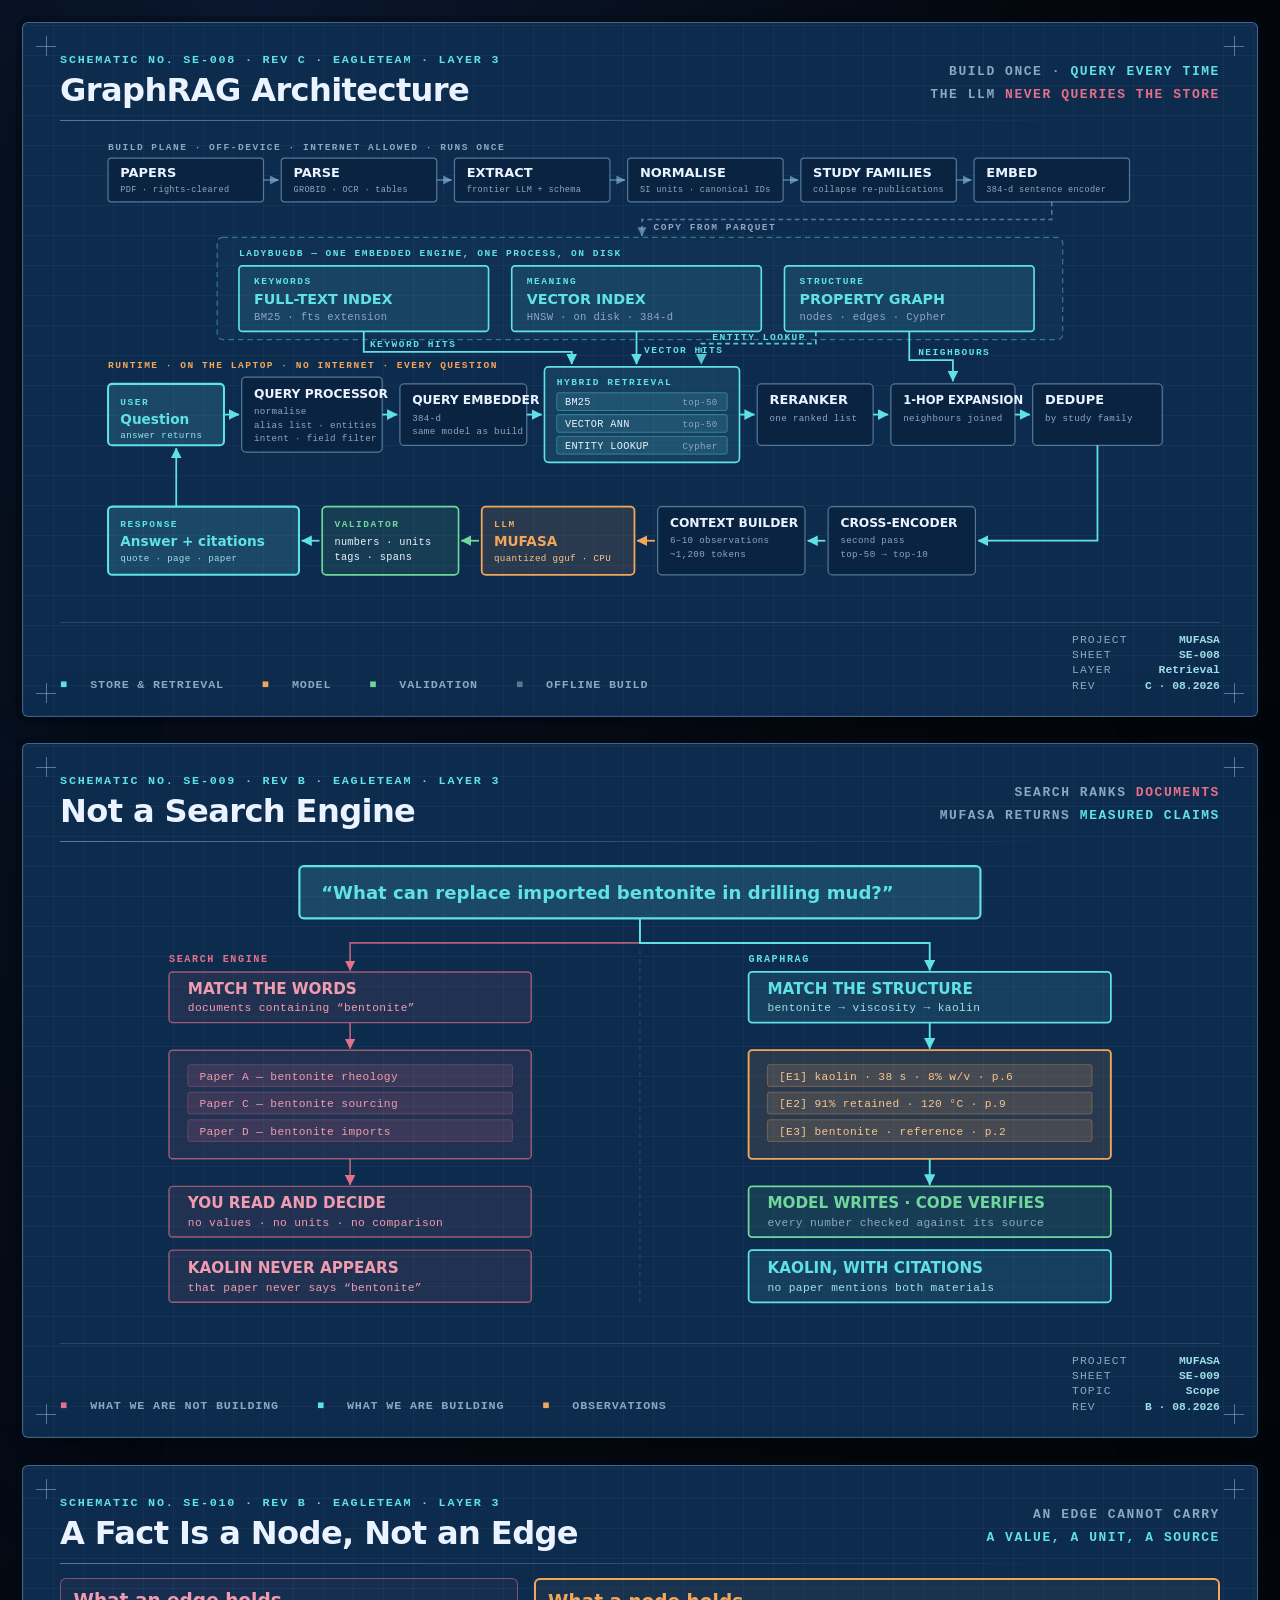
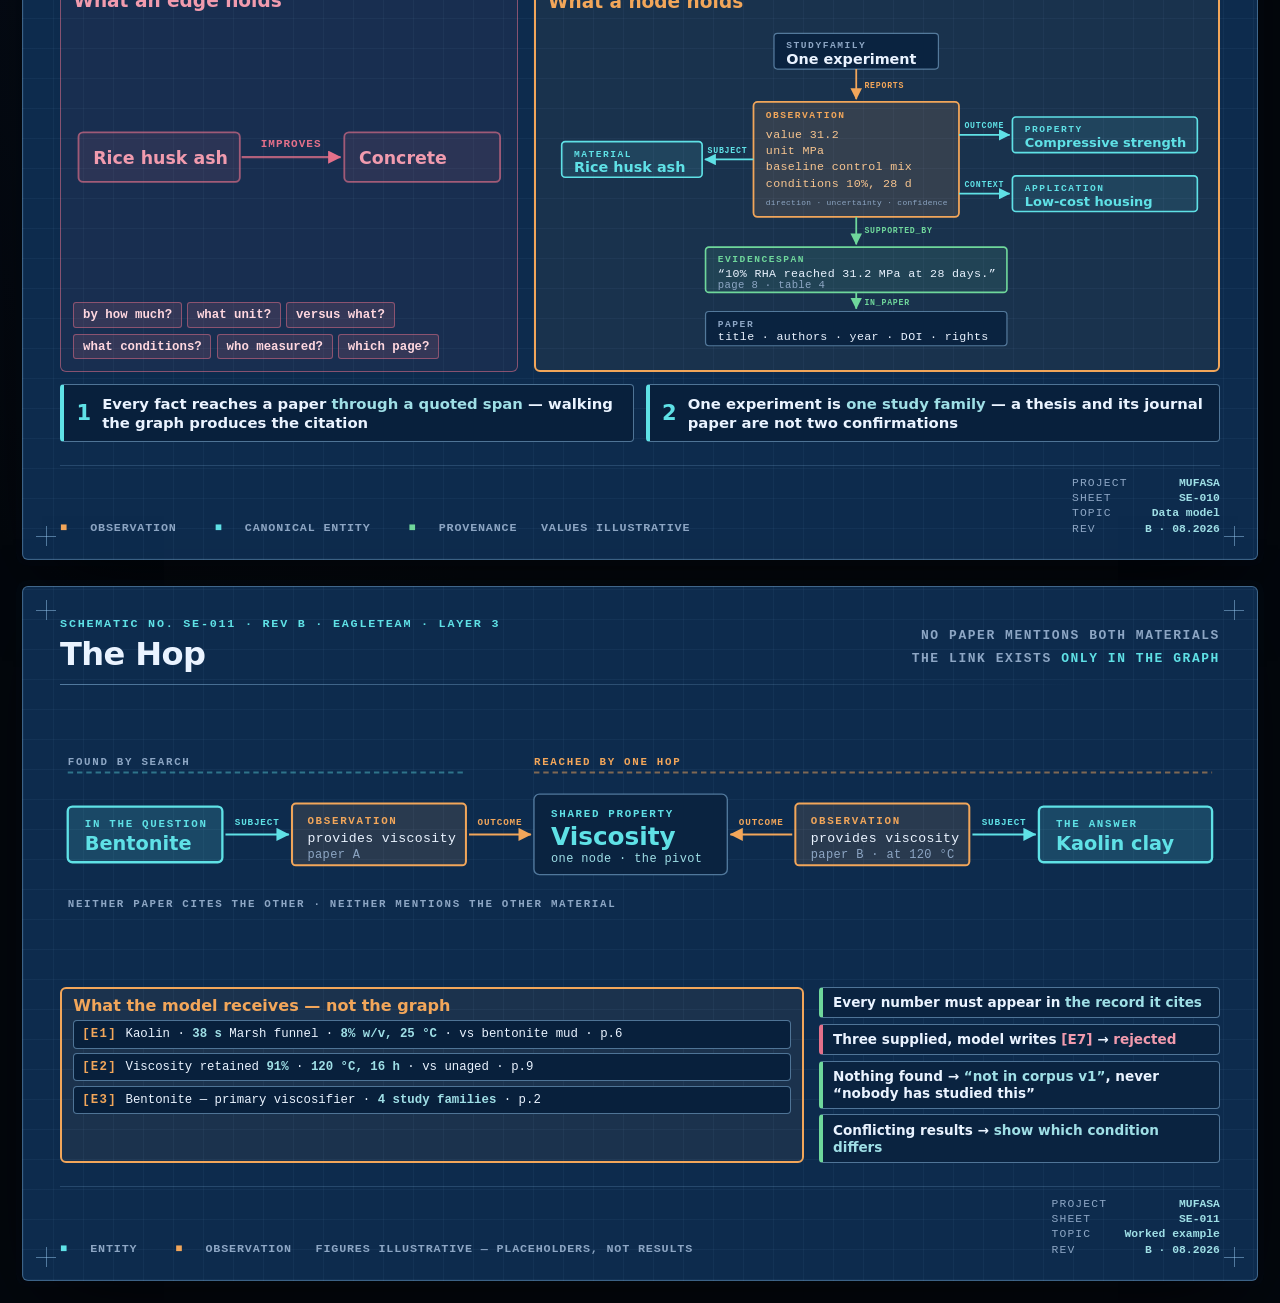
<file: slides/graphrag-explained-infographic.html>
<!DOCTYPE html>
<html lang="en">
<head>
<meta charset="UTF-8">
<title>MUFASA — How GraphRAG Works</title>
<meta name="viewport" content="width=device-width, initial-scale=1">
<style>
  :root{
    --bg:#03070d;
    --panel:#0d2b4d;
    --panel-2:#0a2340;
    --panel-3:#08203c;
    --grid-line: rgba(122,178,224,0.06);
    --line: rgba(140,190,230,0.28);
    --line-strong: rgba(150,200,240,0.5);
    --cyan:#5FE1E6;
    --cyan-soft:#9fdfe6;
    --amber:#F2A65A;
    --rose:#E4708A;
    --green:#6FD79B;
    --paper:#EAF3FF;
    --muted:#8DA6C4;
    --sans:'Segoe UI',system-ui,-apple-system,Roboto,sans-serif;
    --mono:ui-monospace,'SF Mono',Menlo,Consolas,'Liberation Mono',monospace;
  }

  *{box-sizing:border-box;}
  html,body{margin:0;padding:0;}
  body{
    background:
      radial-gradient(ellipse at 20% 0%, #0a1830 0%, transparent 55%),
      var(--bg);
    min-height:100vh;
    display:flex;
    flex-direction:column;
    align-items:center;
    gap:26px;
    padding:22px;
    font-family:var(--mono);
  }

  .stage-outer{
    width:min(100vw - 44px, 177.78vh - 44px, 1560px);
    container-type: inline-size;
  }

  .slide{
    position:relative;
    aspect-ratio:16/9;
    width:100%;
    background:var(--panel);
    border:1px solid rgba(150,200,240,0.35);
    border-radius:6px;
    box-shadow:
      0 30px 80px -20px rgba(0,0,0,0.7),
      0 0 0 6px rgba(4,10,20,0.4);
    overflow:hidden;
    display:flex;
    flex-direction:column;
    padding: 2.4cqi 3cqi 2cqi 3cqi;
    background-image:
      repeating-linear-gradient(0deg, var(--grid-line) 0px, var(--grid-line) 1px, transparent 1px, transparent 30px),
      repeating-linear-gradient(90deg, var(--grid-line) 0px, var(--grid-line) 1px, transparent 1px, transparent 30px);
  }

  .corner{position:absolute; width:20px; height:20px; z-index:5;}
  .corner::before,.corner::after{content:'';position:absolute;background:var(--line-strong);}
  .corner::before{width:100%;height:1px;top:50%;left:0;}
  .corner::after{width:1px;height:100%;left:50%;top:0;}
  .tl{top:13px;left:13px;} .tr{top:13px;right:13px;} .bl{bottom:13px;left:13px;} .br{bottom:13px;right:13px;}

  /* ---------- header ---------- */
  .head{
    display:flex;
    justify-content:space-between;
    align-items:flex-end;
    gap:2cqi;
    flex:0 0 auto;
  }
  .eyebrow{
    font-size:0.95cqi;
    letter-spacing:0.15em;
    color:var(--cyan);
    text-transform:uppercase;
    margin-bottom:0.6cqi;
    font-weight:600;
  }
  h1{
    margin:0;
    font-family:var(--sans);
    font-weight:700;
    font-size:2.6cqi;
    line-height:1.02;
    color:var(--paper);
    letter-spacing:-0.02em;
  }
  .head-note{
    font-size:1.05cqi;
    letter-spacing:0.12em;
    color:var(--muted);
    text-transform:uppercase;
    text-align:right;
    line-height:1.75;
    font-weight:600;
  }
  .head-note b{color:var(--cyan); font-weight:700;}
  .head-note .no{color:var(--rose); font-weight:700;}

  .hairline{
    height:1px;
    background:linear-gradient(90deg, var(--line-strong), transparent 88%);
    margin: 1.1cqi 0 0 0;
    flex:0 0 auto;
  }

  .body{
    flex:1 1 auto;
    min-height:0;
    display:flex;
    flex-direction:column;
    gap:1cqi;
    padding-top:1.1cqi;
  }

  /* ---------- footer ---------- */
  .foot{
    flex:0 0 auto;
    display:flex;
    justify-content:space-between;
    align-items:flex-end;
    margin-top:0.9cqi;
    padding-top:0.9cqi;
    border-top:1px solid rgba(140,190,230,0.2);
    gap:2cqi;
  }
  .legend{
    font-size:0.95cqi;
    color:var(--muted);
    letter-spacing:0.07em;
    text-transform:uppercase;
    display:flex;
    gap:1.8cqi;
    flex-wrap:wrap;
    font-weight:600;
  }
  .legend .amber-dot{color:var(--amber);}
  .legend .cyan-dot{color:var(--cyan);}
  .legend .rose-dot{color:var(--rose);}
  .legend .green-dot{color:var(--green);}

  .title-block{
    display:grid;
    grid-template-columns:auto auto;
    column-gap:1.4cqi;
    row-gap:0.25cqi;
    font-size:0.92cqi;
    white-space:nowrap;
  }
  .title-block span{color:var(--muted); letter-spacing:0.1em; text-transform:uppercase;}
  .title-block b{color:var(--cyan-soft); font-weight:700; text-align:right;}

  /* ---------- diagram frame ---------- */
  .diagram{
    flex:1 1 auto;
    min-height:0;
    display:flex;
    align-items:center;
    justify-content:center;
  }
  .diagram svg{width:100%; height:100%; display:block;}

  /* shared svg vocabulary */
  .nbox{fill:var(--panel-2); stroke:var(--line-strong); stroke-width:1.8;}
  .nbox.ent{fill:rgba(95,225,230,0.10); stroke:var(--cyan); stroke-width:2.4;}
  .nbox.obs{fill:rgba(242,166,90,0.12); stroke:var(--amber); stroke-width:2.6;}
  .nbox.ev{fill:rgba(111,215,155,0.10); stroke:var(--green); stroke-width:2.4;}
  .nbox.bad{fill:rgba(228,112,138,0.09); stroke:rgba(228,112,138,0.65); stroke-width:2;}
  .nbox.term{fill:rgba(95,225,230,0.16); stroke:var(--cyan); stroke-width:3;}

  .ttl{font-family:'Segoe UI',system-ui,sans-serif; font-weight:700; font-size:25px; fill:var(--paper);}
  .ttl.cy{fill:var(--cyan);} .ttl.am{fill:var(--amber);} .ttl.gr{fill:var(--green);} .ttl.ro{fill:#F19BAE;}
  .ttl.sm{font-size:21px;}
  .sub{font-family:var(--mono); font-size:15.5px; fill:var(--muted); letter-spacing:0.5px;}
  .sub.cy{fill:var(--cyan-soft);} .sub.am{fill:#F7C48F;} .sub.ro{fill:#F19BAE;}
  .tag{font-family:var(--mono); font-size:14px; letter-spacing:2.2px; fill:var(--muted); font-weight:600;}
  .tag.cy{fill:var(--cyan);} .tag.am{fill:var(--amber);} .tag.gr{fill:var(--green);} .tag.ro{fill:var(--rose);}
  .tag.e{font-size:12px; letter-spacing:1.1px;}   /* edge label — must fit the gap */

  .ln{fill:none; stroke:var(--line-strong); stroke-width:2.2;}
  .ln.cy{stroke:var(--cyan); stroke-width:2.6;}
  .ln.am{stroke:var(--amber); stroke-width:2.6;}
  .ln.gr{stroke:var(--green); stroke-width:2.6;}
  .ln.ro{stroke:rgba(228,112,138,0.75); stroke-width:2.4;}
  .ln.dash{stroke-dasharray:7 5;}
  .grp{fill:rgba(95,225,230,0.035); stroke:rgba(95,225,230,0.42); stroke-width:1.8; stroke-dasharray:8 6;}

  /* ---------- SE-010 panes ---------- */
  .two-up{
    flex:1 1 auto;
    display:grid;
    grid-template-columns:0.8fr 1.2fr;
    gap:1.3cqi;
    min-height:0;
  }
  .pane{
    border:1px solid var(--line-strong);
    border-radius:6px;
    background:var(--panel-2);
    padding:0.9cqi 1cqi;
    display:flex;
    flex-direction:column;
    gap:0.5cqi;
    min-height:0;
  }
  .pane.bad{border-color:rgba(228,112,138,0.55); background:rgba(228,112,138,0.05);}
  .pane.good{border-color:var(--amber); border-width:2px; background:rgba(242,166,90,0.05);}
  .pane-title{
    font-family:var(--sans);
    font-size:1.5cqi;
    font-weight:700;
    color:var(--paper);
    line-height:1.15;
  }
  .pane.bad .pane-title{color:#F19BAE;}
  .pane.good .pane-title{color:var(--amber);}
  .lost{display:flex; flex-wrap:wrap; gap:0.45cqi;}
  .lost .li{
    font-size:1.0cqi;
    font-weight:600;
    padding:0.4cqi 0.7cqi;
    border-radius:3px;
    border:1px solid rgba(228,112,138,0.5);
    background:rgba(228,112,138,0.14);
    color:#FFD7DF;
    white-space:nowrap;
  }
  .rules{flex:0 0 auto; display:flex; gap:0.9cqi;}
  .rule{
    flex:1 1 0;
    display:flex;
    align-items:center;
    gap:0.9cqi;
    border:1px solid var(--line-strong);
    border-left:4px solid var(--cyan);
    border-radius:4px;
    background:var(--panel-3);
    padding:0.7cqi 1cqi;
  }
  .rule .rn{font-size:1.7cqi; font-weight:700; color:var(--cyan); line-height:1; font-family:var(--sans);}
  .rule .rx{font-size:1.2cqi; color:var(--paper); line-height:1.3; font-family:var(--sans); font-weight:600;}
  .rule .rx b{color:var(--cyan-soft);}

  /* ---------- SE-011 payload ---------- */
  .walk{
    flex:0 0 auto;
    display:grid;
    grid-template-columns:1.3fr 0.7fr;
    gap:1.2cqi;
  }
  .payload{
    border:2px solid var(--amber);
    border-radius:6px;
    background:rgba(242,166,90,0.06);
    padding:0.7cqi 0.9cqi;
    display:flex;
    flex-direction:column;
    gap:0.35cqi;
  }
  .payload .ph{
    font-family:var(--sans);
    font-size:1.3cqi;
    font-weight:700;
    color:var(--amber);
    line-height:1.15;
  }
  .ecard{
    border:1px solid var(--line-strong);
    border-radius:4px;
    background:var(--panel-3);
    padding:0.42cqi 0.65cqi;
    display:flex;
    align-items:baseline;
    gap:0.7cqi;
  }
  .ecard .eid{font-size:1.0cqi; letter-spacing:0.1em; color:var(--amber); font-weight:700; flex:0 0 auto;}
  .ecard .eline{font-size:1.0cqi; color:var(--paper); line-height:1.3;}
  .ecard .eline b{color:var(--cyan-soft);}
  .checks{display:flex; flex-direction:column; gap:0.45cqi;}
  .check{
    border:1px solid var(--line-strong);
    border-left:4px solid var(--green);
    border-radius:4px;
    background:var(--panel-2);
    padding:0.5cqi 0.8cqi;
    font-family:var(--sans);
    font-size:1.1cqi;
    font-weight:600;
    color:var(--paper);
    line-height:1.25;
  }
  .check.fail{border-left-color:var(--rose);}
  .check b{color:var(--cyan-soft);}
  .check .x{color:#F19BAE;}

  @media (max-width:820px){
    .stage-outer{width:100%;}
    .slide{aspect-ratio:auto; padding:24px;}
    .head{flex-direction:column; align-items:flex-start; gap:12px;}
    .head-note{text-align:left;}
    .two-up,.walk{grid-template-columns:1fr;}
    .rules{flex-direction:column;}
    .foot{flex-direction:column; align-items:flex-start; gap:14px;}
    .diagram{min-height:60vw;}
  }
</style>
</head>
<body>

<!-- ============ SE-008 : ARCHITECTURE ============ -->
<div class="stage-outer">
  <div class="slide">
    <div class="corner tl"></div><div class="corner tr"></div>
    <div class="corner bl"></div><div class="corner br"></div>

    <div class="head">
      <div>
        <div class="eyebrow">Schematic No. SE-008 · Rev C · EagleTeam · Layer 3</div>
        <h1>GraphRAG Architecture</h1>
      </div>
      <div class="head-note">
        Build once · <b>query every time</b><br>
        The LLM <span class="no">never queries the store</span>
      </div>
    </div>

    <div class="hairline"></div>

    <div class="body">
      <div class="diagram">
        <svg viewBox="0 0 1600 680" preserveAspectRatio="xMidYMid meet" role="img"
             aria-label="MUFASA GraphRAG architecture: offline build pipeline, the LadybugDB store holding graph, full-text and vector indexes, and the runtime path from user query through hybrid retrieval, fusion, graph expansion, reranking, the LLM and validation back to the user">
          <defs>
            <marker id="f-cy" viewBox="0 0 10 10" refX="9.5" refY="5" markerWidth="6" markerHeight="6" orient="auto-start-reverse">
              <path d="M0,0 L10,5 L0,10 z" fill="#5FE1E6"/></marker>
            <marker id="f-am" viewBox="0 0 10 10" refX="9.5" refY="5" markerWidth="6" markerHeight="6" orient="auto-start-reverse">
              <path d="M0,0 L10,5 L0,10 z" fill="#F2A65A"/></marker>
            <marker id="f-gr" viewBox="0 0 10 10" refX="9.5" refY="5" markerWidth="6" markerHeight="6" orient="auto-start-reverse">
              <path d="M0,0 L10,5 L0,10 z" fill="#6FD79B"/></marker>
            <marker id="f-dim" viewBox="0 0 10 10" refX="9.5" refY="5" markerWidth="6" markerHeight="6" orient="auto-start-reverse">
              <path d="M0,0 L10,5 L0,10 z" fill="rgba(140,190,230,0.6)"/></marker>
          </defs>

          <!-- ===== BUILD PLANE ===== -->
          <text class="tag" x="20" y="22">BUILD PLANE · OFF-DEVICE · INTERNET ALLOWED · RUNS ONCE</text>
          <rect class="nbox" x="20" y="34" width="228" height="64" rx="5" fill="rgba(140,190,230,0.05)" stroke="rgba(140,190,230,0.38)" stroke-width="1.6"/>
          <text class="ttl sm" x="38" y="62" style="font-size:19px;">PAPERS</text>
          <text class="sub" x="38" y="84" style="font-size:12.5px;">PDF · rights-cleared</text>
          <line class="ln" x1="248" y1="66" x2="270" y2="66" stroke="rgba(140,190,230,0.45)" stroke-width="1.8" marker-end="url(#f-dim)"/>
          <rect class="nbox" x="274" y="34" width="228" height="64" rx="5" fill="rgba(140,190,230,0.05)" stroke="rgba(140,190,230,0.38)" stroke-width="1.6"/>
          <text class="ttl sm" x="292" y="62" style="font-size:19px;">PARSE</text>
          <text class="sub" x="292" y="84" style="font-size:12.5px;">GROBID · OCR · tables</text>
          <line class="ln" x1="502" y1="66" x2="524" y2="66" stroke="rgba(140,190,230,0.45)" stroke-width="1.8" marker-end="url(#f-dim)"/>
          <rect class="nbox" x="528" y="34" width="228" height="64" rx="5" fill="rgba(140,190,230,0.05)" stroke="rgba(140,190,230,0.38)" stroke-width="1.6"/>
          <text class="ttl sm" x="546" y="62" style="font-size:19px;">EXTRACT</text>
          <text class="sub" x="546" y="84" style="font-size:12.5px;">frontier LLM + schema</text>
          <line class="ln" x1="756" y1="66" x2="778" y2="66" stroke="rgba(140,190,230,0.45)" stroke-width="1.8" marker-end="url(#f-dim)"/>
          <rect class="nbox" x="782" y="34" width="228" height="64" rx="5" fill="rgba(140,190,230,0.05)" stroke="rgba(140,190,230,0.38)" stroke-width="1.6"/>
          <text class="ttl sm" x="800" y="62" style="font-size:19px;">NORMALISE</text>
          <text class="sub" x="800" y="84" style="font-size:12.5px;">SI units · canonical IDs</text>
          <line class="ln" x1="1010" y1="66" x2="1032" y2="66" stroke="rgba(140,190,230,0.45)" stroke-width="1.8" marker-end="url(#f-dim)"/>
          <rect class="nbox" x="1036" y="34" width="228" height="64" rx="5" fill="rgba(140,190,230,0.05)" stroke="rgba(140,190,230,0.38)" stroke-width="1.6"/>
          <text class="ttl sm" x="1054" y="62" style="font-size:19px;">STUDY FAMILIES</text>
          <text class="sub" x="1054" y="84" style="font-size:12.5px;">collapse re-publications</text>
          <line class="ln" x1="1264" y1="66" x2="1286" y2="66" stroke="rgba(140,190,230,0.45)" stroke-width="1.8" marker-end="url(#f-dim)"/>
          <rect class="nbox" x="1290" y="34" width="228" height="64" rx="5" fill="rgba(140,190,230,0.05)" stroke="rgba(140,190,230,0.38)" stroke-width="1.6"/>
          <text class="ttl sm" x="1308" y="62" style="font-size:19px;">EMBED</text>
          <text class="sub" x="1308" y="84" style="font-size:12.5px;">384-d sentence encoder</text>
          <path class="ln dash" d="M1404,98 V124 H803 V148" stroke="rgba(140,190,230,0.5)" marker-end="url(#f-dim)"/>
          <text class="tag" x="820" y="140">COPY FROM PARQUET</text>

          <!-- ===== STORE ===== -->
          <rect class="grp" x="180" y="150" width="1240" height="150" rx="8"/>
          <text class="tag cy" x="212" y="178">LADYBUGDB — ONE EMBEDDED ENGINE, ONE PROCESS, ON DISK</text>
          <rect class="nbox ent" x="212" y="192" width="366" height="96" rx="5" />
          <text class="tag cy" x="234" y="218">KEYWORDS</text>
          <text class="ttl cy sm" x="234" y="248">FULL-TEXT INDEX</text>
          <text class="sub" x="234" y="272">BM25 · fts extension</text>
          <rect class="nbox ent" x="612" y="192" width="366" height="96" rx="5" />
          <text class="tag cy" x="634" y="218">MEANING</text>
          <text class="ttl cy sm" x="634" y="248">VECTOR INDEX</text>
          <text class="sub" x="634" y="272">HNSW · on disk · 384-d</text>
          <rect class="nbox ent" x="1012" y="192" width="366" height="96" rx="5" />
          <text class="tag cy" x="1034" y="218">STRUCTURE</text>
          <text class="ttl cy sm" x="1034" y="248">PROPERTY GRAPH</text>
          <text class="sub" x="1034" y="272">nodes · edges · Cypher</text>

          <!-- ===== store to runtime : each arrow leaves the block it reads ===== -->
          <path class="ln cy" d="M395,288 V318 H700 V336" marker-end="url(#f-cy)"/>
          <text class="tag cy" x="404" y="311">KEYWORD HITS</text>

          <path class="ln cy" d="M795,288 V336" marker-end="url(#f-cy)"/>
          <text class="tag cy" x="806" y="320">VECTOR HITS</text>

          <path class="ln cy dash" d="M1058,288 V306 H890 V336" marker-end="url(#f-cy)" opacity="0.85"/>
          <text class="tag cy" x="906" y="300">ENTITY LOOKUP</text>

          <path class="ln cy" d="M1195,288 V330 H1259 V361" marker-end="url(#f-cy)"/>
          <text class="tag cy" x="1208" y="323">NEIGHBOURS</text>

          <!-- ===== RUNTIME ===== -->
          <text class="tag am" x="20" y="342">RUNTIME · ON THE LAPTOP · NO INTERNET · EVERY QUESTION</text>
          <rect class="nbox term" x="20" y="365" width="170" height="90" rx="6" />
          <text class="tag cy" x="38" y="396">USER</text>
          <text class="ttl cy sm" x="38" y="424" style="font-size:20px;">Question</text>
          <text class="sub cy" x="38" y="444" style="font-size:13.5px;">answer returns</text>
          <line class="ln cy" x1="190" y1="410" x2="212" y2="410" marker-end="url(#f-cy)"/>
          <rect class="nbox" x="216" y="355" width="206" height="110" rx="6" />
          <text class="ttl sm" x="234" y="385" style="font-size:18px;">QUERY PROCESSOR</text>
          <text class="sub" x="234" y="409" style="font-size:13.5px;">normalise</text>
          <text class="sub" x="234" y="429" style="font-size:13.5px;">alias list · entities</text>
          <text class="sub" x="234" y="449" style="font-size:13.5px;">intent · field filter</text>
          <line class="ln cy" x1="422" y1="410" x2="444" y2="410" marker-end="url(#f-cy)"/>
          <rect class="nbox" x="448" y="365" width="186" height="90" rx="6" />
          <text class="ttl sm" x="466" y="395" style="font-size:18px;">QUERY EMBEDDER</text>
          <text class="sub" x="466" y="419" style="font-size:13.5px;">384-d</text>
          <text class="sub" x="466" y="439" style="font-size:13.5px;">same model as build</text>
          <line class="ln cy" x1="634" y1="410" x2="656" y2="410" marker-end="url(#f-cy)"/>
          <rect class="nbox ent" x="660" y="340" width="286" height="140" rx="6" />
          <text class="tag cy" x="678" y="366">HYBRID RETRIEVAL</text>
          <rect x="678" y="378" width="250" height="26" rx="3" fill="rgba(95,225,230,0.13)" stroke="rgba(95,225,230,0.45)" stroke-width="1.2"/>
          <text class="sub" x="690" y="396" style="fill:#EAF3FF;font-size:15px;">BM25</text>
          <text class="sub" x="914" y="396" text-anchor="end" style="font-size:13.5px;">top-50</text>
          <rect x="678" y="410" width="250" height="26" rx="3" fill="rgba(95,225,230,0.13)" stroke="rgba(95,225,230,0.45)" stroke-width="1.2"/>
          <text class="sub" x="690" y="428" style="fill:#EAF3FF;font-size:15px;">VECTOR ANN</text>
          <text class="sub" x="914" y="428" text-anchor="end" style="font-size:13.5px;">top-50</text>
          <rect x="678" y="442" width="250" height="26" rx="3" fill="rgba(95,225,230,0.13)" stroke="rgba(95,225,230,0.45)" stroke-width="1.2"/>
          <text class="sub" x="690" y="460" style="fill:#EAF3FF;font-size:15px;">ENTITY LOOKUP</text>
          <text class="sub" x="914" y="460" text-anchor="end" style="font-size:13.5px;">Cypher</text>
          <line class="ln cy" x1="946" y1="410" x2="968" y2="410" marker-end="url(#f-cy)"/>
          <rect class="nbox" x="972" y="365" width="170" height="90" rx="6" />
          <text class="ttl sm" x="990" y="395" style="font-size:19px;">RERANKER</text>
          <text class="sub" x="990" y="419" style="font-size:13.5px;">one ranked list</text>
          <line class="ln cy" x1="1142" y1="410" x2="1164" y2="410" marker-end="url(#f-cy)"/>
          <rect class="nbox" x="1168" y="365" width="182" height="90" rx="6" />
          <text class="ttl sm" x="1186" y="395" style="font-size:17px;">1-HOP EXPANSION</text>
          <text class="sub" x="1186" y="419" style="font-size:13.5px;">neighbours joined</text>
          <line class="ln cy" x1="1350" y1="410" x2="1372" y2="410" marker-end="url(#f-cy)"/>
          <rect class="nbox" x="1376" y="365" width="190" height="90" rx="6" />
          <text class="ttl sm" x="1394" y="395" style="font-size:19px;">DEDUPE</text>
          <text class="sub" x="1394" y="419" style="font-size:13.5px;">by study family</text>

          <!-- row 1 to row 2 -->
          <path class="ln cy" d="M1471,455 V595 H1296" marker-end="url(#f-cy)"/>

          <rect class="nbox" x="1076" y="545" width="216" height="100" rx="6" />
          <text class="ttl sm" x="1094" y="575" style="font-size:18px;">CROSS-ENCODER</text>
          <text class="sub" x="1094" y="599" style="font-size:13.5px;">second pass</text>
          <text class="sub" x="1094" y="619" style="font-size:13.5px;">top-50 → top-10</text>
          <line class="ln cy" x1="1072" y1="595" x2="1046" y2="595" marker-end="url(#f-cy)"/>
          <rect class="nbox" x="826" y="545" width="216" height="100" rx="6" />
          <text class="ttl sm" x="844" y="575" style="font-size:18px;">CONTEXT BUILDER</text>
          <text class="sub" x="844" y="599" style="font-size:13.5px;">6–10 observations</text>
          <text class="sub" x="844" y="619" style="font-size:13.5px;">~1,200 tokens</text>
          <line class="ln am" x1="822" y1="595" x2="796" y2="595" marker-end="url(#f-am)"/>
          <rect class="nbox obs" x="568" y="545" width="224" height="100" rx="6" />
          <text class="tag am" x="586" y="575">LLM</text>
          <text class="ttl am sm" x="586" y="603" style="font-size:20px;">MUFASA</text>
          <text class="sub am" x="586" y="625" style="font-size:13.5px;">quantized gguf · CPU</text>
          <line class="ln gr" x1="564" y1="595" x2="538" y2="595" marker-end="url(#f-gr)"/>
          <rect class="nbox ev" x="334" y="545" width="200" height="100" rx="6" />
          <text class="tag gr" x="352" y="575">VALIDATOR</text>
          <text class="sub" x="352" y="601" style="fill:#EAF3FF;font-size:15px;">numbers · units</text>
          <text class="sub" x="352" y="623" style="fill:#EAF3FF;font-size:15px;">tags · spans</text>
          <line class="ln cy" x1="330" y1="595" x2="304" y2="595" marker-end="url(#f-cy)"/>
          <rect class="nbox term" x="20" y="545" width="280" height="100" rx="6" />
          <text class="tag cy" x="38" y="575">RESPONSE</text>
          <text class="ttl cy sm" x="38" y="603" style="font-size:20px;">Answer + citations</text>
          <text class="sub cy" x="38" y="625" style="font-size:13.5px;">quote · page · paper</text>

          <!-- response back to user -->
          <path class="ln cy" d="M120,545 V459" marker-end="url(#f-cy)"/>
        </svg>
      </div>

      <div class="foot">
        <div class="legend">
          <span class="cyan-dot">■</span> Store &amp; retrieval &nbsp;
          <span class="amber-dot">■</span> Model &nbsp;
          <span class="green-dot">■</span> Validation &nbsp;
          <span style="opacity:0.6">■</span> Offline build
        </div>
        <div class="title-block">
          <span>Project</span><b>MUFASA</b>
          <span>Sheet</span><b>SE-008</b>
          <span>Layer</span><b>Retrieval</b>
          <span>Rev</span><b>C · 08.2026</b>
        </div>
      </div>
    </div>
  </div>
</div>

<!-- ============ SE-009 : SEARCH ENGINE vs GRAPHRAG ============ -->
<div class="stage-outer">
  <div class="slide">
    <div class="corner tl"></div><div class="corner tr"></div>
    <div class="corner bl"></div><div class="corner br"></div>

    <div class="head">
      <div>
        <div class="eyebrow">Schematic No. SE-009 · Rev B · EagleTeam · Layer 3</div>
        <h1>Not a Search Engine</h1>
      </div>
      <div class="head-note">
        Search ranks <span class="no">documents</span><br>
        MUFASA returns <b>measured claims</b>
      </div>
    </div>

    <div class="hairline"></div>

    <div class="body">
      <div class="diagram">
        <svg viewBox="0 0 1600 640" preserveAspectRatio="xMidYMid meet" role="img"
             aria-label="One query splitting into a keyword search path returning documents and a graph path returning measured observations">
          <defs>
            <marker id="b-cy" viewBox="0 0 10 10" refX="9.5" refY="5" markerWidth="6" markerHeight="6" orient="auto-start-reverse">
              <path d="M0,0 L10,5 L0,10 z" fill="#5FE1E6"/></marker>
            <marker id="b-ro" viewBox="0 0 10 10" refX="9.5" refY="5" markerWidth="6" markerHeight="6" orient="auto-start-reverse">
              <path d="M0,0 L10,5 L0,10 z" fill="#E4708A"/></marker>
          </defs>

          <!-- query -->
          <rect class="nbox term" x="330" y="14" width="940" height="72" rx="6"/>
          <text class="ttl cy" x="360" y="60">“What can replace imported bentonite in drilling mud?”</text>

          <path class="ln ro" d="M800,86 V120 H400 V158" marker-end="url(#b-ro)"/>
          <path class="ln cy" d="M800,86 V120 H1200 V158" marker-end="url(#b-cy)"/>

          <!-- LEFT : search engine -->
          <text class="tag ro" x="150" y="146">SEARCH ENGINE</text>
          <rect class="nbox bad" x="150" y="160" width="500" height="70" rx="5"/>
          <text class="ttl ro sm" x="176" y="190">MATCH THE WORDS</text>
          <text class="sub ro" x="176" y="214">documents containing “bentonite”</text>

          <path class="ln ro" d="M400,230 V266" marker-end="url(#b-ro)"/>

          <rect class="nbox bad" x="150" y="268" width="500" height="150" rx="5"/>
          <rect x="176" y="288" width="448" height="30" rx="3" fill="rgba(228,112,138,0.13)" stroke="rgba(228,112,138,0.4)"/>
          <text class="sub ro" x="192" y="309">Paper A — bentonite rheology</text>
          <rect x="176" y="326" width="448" height="30" rx="3" fill="rgba(228,112,138,0.13)" stroke="rgba(228,112,138,0.4)"/>
          <text class="sub ro" x="192" y="347">Paper C — bentonite sourcing</text>
          <rect x="176" y="364" width="448" height="30" rx="3" fill="rgba(228,112,138,0.13)" stroke="rgba(228,112,138,0.4)"/>
          <text class="sub ro" x="192" y="385">Paper D — bentonite imports</text>

          <path class="ln ro" d="M400,418 V454" marker-end="url(#b-ro)"/>

          <rect class="nbox bad" x="150" y="456" width="500" height="70" rx="5"/>
          <text class="ttl ro sm" x="176" y="486">YOU READ AND DECIDE</text>
          <text class="sub ro" x="176" y="510">no values · no units · no comparison</text>

          <rect class="nbox bad" x="150" y="544" width="500" height="72" rx="5" stroke-width="3"/>
          <text class="ttl ro sm" x="176" y="576">KAOLIN NEVER APPEARS</text>
          <text class="sub ro" x="176" y="600">that paper never says “bentonite”</text>

          <!-- RIGHT : graphrag -->
          <text class="tag cy" x="950" y="146">GRAPHRAG</text>
          <rect class="nbox ent" x="950" y="160" width="500" height="70" rx="5"/>
          <text class="ttl cy sm" x="976" y="190">MATCH THE STRUCTURE</text>
          <text class="sub cy" x="976" y="214">bentonite → viscosity → kaolin</text>

          <path class="ln cy" d="M1200,230 V266" marker-end="url(#b-cy)"/>

          <rect class="nbox obs" x="950" y="268" width="500" height="150" rx="5"/>
          <rect x="976" y="288" width="448" height="30" rx="3" fill="rgba(242,166,90,0.14)" stroke="rgba(242,166,90,0.45)"/>
          <text class="sub am" x="992" y="309">[E1] kaolin · 38 s · 8% w/v · p.6</text>
          <rect x="976" y="326" width="448" height="30" rx="3" fill="rgba(242,166,90,0.14)" stroke="rgba(242,166,90,0.45)"/>
          <text class="sub am" x="992" y="347">[E2] 91% retained · 120 °C · p.9</text>
          <rect x="976" y="364" width="448" height="30" rx="3" fill="rgba(242,166,90,0.14)" stroke="rgba(242,166,90,0.45)"/>
          <text class="sub am" x="992" y="385">[E3] bentonite · reference · p.2</text>

          <path class="ln cy" d="M1200,418 V454" marker-end="url(#b-cy)"/>

          <rect class="nbox ev" x="950" y="456" width="500" height="70" rx="5"/>
          <text class="ttl gr sm" x="976" y="486">MODEL WRITES · CODE VERIFIES</text>
          <text class="sub" x="976" y="510">every number checked against its source</text>

          <rect class="nbox ent" x="950" y="544" width="500" height="72" rx="5" stroke-width="3"/>
          <text class="ttl cy sm" x="976" y="576">KAOLIN, WITH CITATIONS</text>
          <text class="sub cy" x="976" y="600">no paper mentions both materials</text>

          <!-- divider -->
          <line class="ln dash" x1="800" y1="130" x2="800" y2="620" opacity="0.25"/>
        </svg>
      </div>

      <div class="foot">
        <div class="legend">
          <span class="rose-dot">■</span> What we are not building &nbsp;
          <span class="cyan-dot">■</span> What we are building &nbsp;
          <span class="amber-dot">■</span> Observations
        </div>
        <div class="title-block">
          <span>Project</span><b>MUFASA</b>
          <span>Sheet</span><b>SE-009</b>
          <span>Topic</span><b>Scope</b>
          <span>Rev</span><b>B · 08.2026</b>
        </div>
      </div>
    </div>
  </div>
</div>

<!-- ============ SE-010 : THE GRAPH ============ -->
<div class="stage-outer">
  <div class="slide">
    <div class="corner tl"></div><div class="corner tr"></div>
    <div class="corner bl"></div><div class="corner br"></div>

    <div class="head">
      <div>
        <div class="eyebrow">Schematic No. SE-010 · Rev B · EagleTeam · Layer 3</div>
        <h1>A Fact Is a Node, Not an Edge</h1>
      </div>
      <div class="head-note">
        An edge cannot carry<br>
        <b>a value, a unit, a source</b>
      </div>
    </div>

    <div class="hairline"></div>

    <div class="body">
      <div class="two-up">

        <div class="pane bad">
          <div class="pane-title">What an edge holds</div>
          <div class="diagram">
            <svg viewBox="0 0 470 150" preserveAspectRatio="xMidYMid meet" role="img"
                 aria-label="Rice husk ash linked to concrete by a single IMPROVES edge">
              <defs>
                <marker id="c-ro" viewBox="0 0 10 10" refX="9.5" refY="5" markerWidth="6" markerHeight="6" orient="auto-start-reverse">
                  <path d="M0,0 L10,5 L0,10 z" fill="#E4708A"/></marker>
              </defs>
              <rect class="nbox bad" x="6" y="48" width="176" height="54" rx="5"/>
              <text class="ttl ro sm" x="22" y="82" style="font-size:19px;">Rice husk ash</text>
              <line class="ln ro" x1="184" y1="75" x2="292" y2="75" marker-end="url(#c-ro)"/>
              <text class="tag ro e" x="238" y="64" text-anchor="middle">IMPROVES</text>
              <rect class="nbox bad" x="296" y="48" width="170" height="54" rx="5"/>
              <text class="ttl ro sm" x="312" y="82" style="font-size:19px;">Concrete</text>
            </svg>
          </div>
          <div class="lost">
            <div class="li">by how much?</div>
            <div class="li">what unit?</div>
            <div class="li">versus what?</div>
            <div class="li">what conditions?</div>
            <div class="li">who measured?</div>
            <div class="li">which page?</div>
          </div>
        </div>

        <div class="pane good">
          <div class="pane-title">What a node holds</div>
          <div class="diagram">
            <svg viewBox="0 0 960 470" preserveAspectRatio="xMidYMid meet" role="img"
                 aria-label="An Observation node linked to StudyFamily, Material, Property, Application, EvidenceSpan and Paper">
              <defs>
                <marker id="d-cy" viewBox="0 0 10 10" refX="9.5" refY="5" markerWidth="6.5" markerHeight="6.5" orient="auto-start-reverse">
                  <path d="M0,0 L10,5 L0,10 z" fill="#5FE1E6"/></marker>
                <marker id="d-am" viewBox="0 0 10 10" refX="9.5" refY="5" markerWidth="6.5" markerHeight="6.5" orient="auto-start-reverse">
                  <path d="M0,0 L10,5 L0,10 z" fill="#F2A65A"/></marker>
                <marker id="d-gr" viewBox="0 0 10 10" refX="9.5" refY="5" markerWidth="6.5" markerHeight="6.5" orient="auto-start-reverse">
                  <path d="M0,0 L10,5 L0,10 z" fill="#6FD79B"/></marker>
              </defs>

              <rect class="nbox" x="330" y="8" width="240" height="52" rx="5"/>
              <text class="tag" x="348" y="30">STUDYFAMILY</text>
              <text class="ttl sm" x="348" y="52">One experiment</text>
              <line class="ln am" x1="450" y1="60" x2="450" y2="104" marker-end="url(#d-am)"/>
              <text class="tag am e" x="462" y="88">REPORTS</text>

              <rect class="nbox obs" x="300" y="108" width="300" height="168" rx="6"/>
              <text class="tag am" x="318" y="132">OBSERVATION</text>
              <text class="sub am" x="318" y="160" style="font-size:17px;">value      31.2</text>
              <text class="sub am" x="318" y="184" style="font-size:17px;">unit       MPa</text>
              <text class="sub am" x="318" y="208" style="font-size:17px;">baseline   control mix</text>
              <text class="sub am" x="318" y="232" style="font-size:17px;">conditions 10%, 28 d</text>
              <text class="sub" x="318" y="258" style="font-size:11.5px;">direction · uncertainty · confidence</text>

              <rect class="nbox ent" x="20" y="166" width="205" height="52" rx="5"/>
              <text class="tag cy" x="38" y="188">MATERIAL</text>
              <text class="ttl cy sm" x="38" y="210">Rice husk ash</text>
              <line class="ln cy" x1="300" y1="192" x2="229" y2="192" marker-end="url(#d-cy)"/>
              <text class="tag cy e" x="262" y="182" text-anchor="middle">SUBJECT</text>

              <rect class="nbox ent" x="678" y="130" width="270" height="52" rx="5"/>
              <text class="tag cy" x="696" y="152">PROPERTY</text>
              <text class="ttl cy sm" x="696" y="174" style="font-size:19px;">Compressive strength</text>
              <line class="ln cy" x1="600" y1="156" x2="674" y2="156" marker-end="url(#d-cy)"/>
              <text class="tag cy e" x="637" y="146" text-anchor="middle">OUTCOME</text>

              <rect class="nbox ent" x="678" y="216" width="270" height="52" rx="5"/>
              <text class="tag cy" x="696" y="238">APPLICATION</text>
              <text class="ttl cy sm" x="696" y="260" style="font-size:19px;">Low-cost housing</text>
              <line class="ln cy" x1="600" y1="242" x2="674" y2="242" marker-end="url(#d-cy)"/>
              <text class="tag cy e" x="637" y="232" text-anchor="middle">CONTEXT</text>

              <line class="ln gr" x1="450" y1="276" x2="450" y2="316" marker-end="url(#d-gr)"/>
              <text class="tag gr e" x="462" y="300">SUPPORTED_BY</text>
              <rect class="nbox ev" x="230" y="320" width="440" height="66" rx="5"/>
              <text class="tag gr" x="248" y="342">EVIDENCESPAN</text>
              <text class="sub" x="248" y="364" style="fill:#EAF3FF; font-size:17px;">“10% RHA reached 31.2 MPa at 28 days.”</text>
              <text class="sub" x="248" y="380">page 8 · table 4</text>

              <line class="ln gr" x1="450" y1="386" x2="450" y2="410" marker-end="url(#d-gr)"/>
              <text class="tag gr e" x="462" y="404">IN_PAPER</text>
              <rect class="nbox" x="230" y="414" width="440" height="50" rx="5"/>
              <text class="tag" x="248" y="436">PAPER</text>
              <text class="sub" x="248" y="456" style="fill:#EAF3FF; font-size:17px;">title · authors · year · DOI · rights</text>
            </svg>
          </div>
        </div>

      </div>

      <div class="rules">
        <div class="rule">
          <div class="rn">1</div>
          <div class="rx">Every fact reaches a paper <b>through a quoted span</b> — walking the graph produces the citation</div>
        </div>
        <div class="rule">
          <div class="rn">2</div>
          <div class="rx">One experiment is <b>one study family</b> — a thesis and its journal paper are not two confirmations</div>
        </div>
      </div>

      <div class="foot">
        <div class="legend">
          <span class="amber-dot">■</span> Observation &nbsp;
          <span class="cyan-dot">■</span> Canonical entity &nbsp;
          <span class="green-dot">■</span> Provenance &nbsp;
          Values illustrative
        </div>
        <div class="title-block">
          <span>Project</span><b>MUFASA</b>
          <span>Sheet</span><b>SE-010</b>
          <span>Topic</span><b>Data model</b>
          <span>Rev</span><b>B · 08.2026</b>
        </div>
      </div>
    </div>
  </div>
</div>

<!-- ============ SE-011 : THE HOP ============ -->
<div class="stage-outer">
  <div class="slide">
    <div class="corner tl"></div><div class="corner tr"></div>
    <div class="corner bl"></div><div class="corner br"></div>

    <div class="head">
      <div>
        <div class="eyebrow">Schematic No. SE-011 · Rev B · EagleTeam · Layer 3</div>
        <h1>The Hop</h1>
      </div>
      <div class="head-note">
        No paper mentions both materials<br>
        The link exists <b>only in the graph</b>
      </div>
    </div>

    <div class="hairline"></div>

    <div class="body">

      <div class="diagram" style="flex:1 1 auto;">
        <svg viewBox="0 0 1500 250" preserveAspectRatio="xMidYMid meet" role="img"
             aria-label="Bentonite and kaolin clay linked through a shared viscosity property node">
          <defs>
            <marker id="e-cy" viewBox="0 0 10 10" refX="9.5" refY="5" markerWidth="6.5" markerHeight="6.5" orient="auto-start-reverse">
              <path d="M0,0 L10,5 L0,10 z" fill="#5FE1E6"/></marker>
            <marker id="e-am" viewBox="0 0 10 10" refX="9.5" refY="5" markerWidth="6.5" markerHeight="6.5" orient="auto-start-reverse">
              <path d="M0,0 L10,5 L0,10 z" fill="#F2A65A"/></marker>
          </defs>

          <rect class="nbox term" x="10" y="86" width="200" height="72" rx="6"/>
          <text class="tag cy" x="32" y="112">IN THE QUESTION</text>
          <text class="ttl cy" x="32" y="142">Bentonite</text>

          <line class="ln cy" x1="214" y1="122" x2="296" y2="122" marker-end="url(#e-cy)"/>
          <text class="tag cy e" x="255" y="110" text-anchor="middle">SUBJECT</text>

          <rect class="nbox obs" x="300" y="82" width="225" height="80" rx="5"/>
          <text class="tag am" x="320" y="108">OBSERVATION</text>
          <text class="sub" x="320" y="132" style="fill:#EAF3FF; font-size:17px;">provides viscosity</text>
          <text class="sub" x="320" y="152">paper A</text>

          <line class="ln am" x1="529" y1="122" x2="609" y2="122" marker-end="url(#e-am)"/>
          <text class="tag am e" x="569" y="110" text-anchor="middle">OUTCOME</text>

          <rect class="nbox" x="613" y="70" width="250" height="104" rx="7"
                fill="rgba(95,225,230,0.20)" stroke="#5FE1E6" stroke-width="4"/>
          <text class="tag cy" x="635" y="100">SHARED PROPERTY</text>
          <text class="ttl cy" x="635" y="136" style="font-size:32px;">Viscosity</text>
          <text class="sub cy" x="635" y="158">one node · the pivot</text>

          <line class="ln am" x1="947" y1="122" x2="867" y2="122" marker-end="url(#e-am)"/>
          <text class="tag am e" x="907" y="110" text-anchor="middle">OUTCOME</text>

          <rect class="nbox obs" x="951" y="82" width="225" height="80" rx="5"/>
          <text class="tag am" x="971" y="108">OBSERVATION</text>
          <text class="sub" x="971" y="132" style="fill:#EAF3FF; font-size:17px;">provides viscosity</text>
          <text class="sub" x="971" y="152">paper B · at 120 °C</text>

          <line class="ln cy" x1="1180" y1="122" x2="1262" y2="122" marker-end="url(#e-cy)"/>
          <text class="tag cy e" x="1221" y="110" text-anchor="middle">SUBJECT</text>

          <rect class="nbox term" x="1266" y="86" width="224" height="72" rx="6"/>
          <text class="tag cy" x="1288" y="112">THE ANSWER</text>
          <text class="ttl cy" x="1288" y="142">Kaolin clay</text>

          <line class="ln cy dash" x1="10" y1="42" x2="525" y2="42" opacity="0.4"/>
          <text class="tag" x="10" y="32">FOUND BY SEARCH</text>
          <line class="ln am dash" x1="613" y1="42" x2="1490" y2="42" opacity="0.5"/>
          <text class="tag am" x="613" y="32">REACHED BY ONE HOP</text>

          <text class="tag" x="10" y="216">NEITHER PAPER CITES THE OTHER · NEITHER MENTIONS THE OTHER MATERIAL</text>
        </svg>
      </div>

      <div class="walk">

        <div class="payload">
          <div class="ph">What the model receives — not the graph</div>
          <div class="ecard">
            <div class="eid">[E1]</div>
            <div class="eline">Kaolin · <b>38 s</b> Marsh funnel · <b>8% w/v, 25 °C</b> · vs bentonite mud · p.6</div>
          </div>
          <div class="ecard">
            <div class="eid">[E2]</div>
            <div class="eline">Viscosity retained <b>91%</b> · <b>120 °C, 16 h</b> · vs unaged · p.9</div>
          </div>
          <div class="ecard">
            <div class="eid">[E3]</div>
            <div class="eline">Bentonite — primary viscosifier · <b>4 study families</b> · p.2</div>
          </div>
        </div>

        <div class="checks">
          <div class="check">Every number must appear in <b>the record it cites</b></div>
          <div class="check fail">Three supplied, model writes <span class="x">[E7]</span> → <span class="x">rejected</span></div>
          <div class="check">Nothing found → <b>“not in corpus v1”</b>, never “nobody has studied this”</div>
          <div class="check">Conflicting results → <b>show which condition differs</b></div>
        </div>

      </div>

      <div class="foot">
        <div class="legend">
          <span class="cyan-dot">■</span> Entity &nbsp;
          <span class="amber-dot">■</span> Observation &nbsp;
          Figures illustrative — placeholders, not results
        </div>
        <div class="title-block">
          <span>Project</span><b>MUFASA</b>
          <span>Sheet</span><b>SE-011</b>
          <span>Topic</span><b>Worked example</b>
          <span>Rev</span><b>B · 08.2026</b>
        </div>
      </div>
    </div>
  </div>
</div>

</body>
</html>
</file>
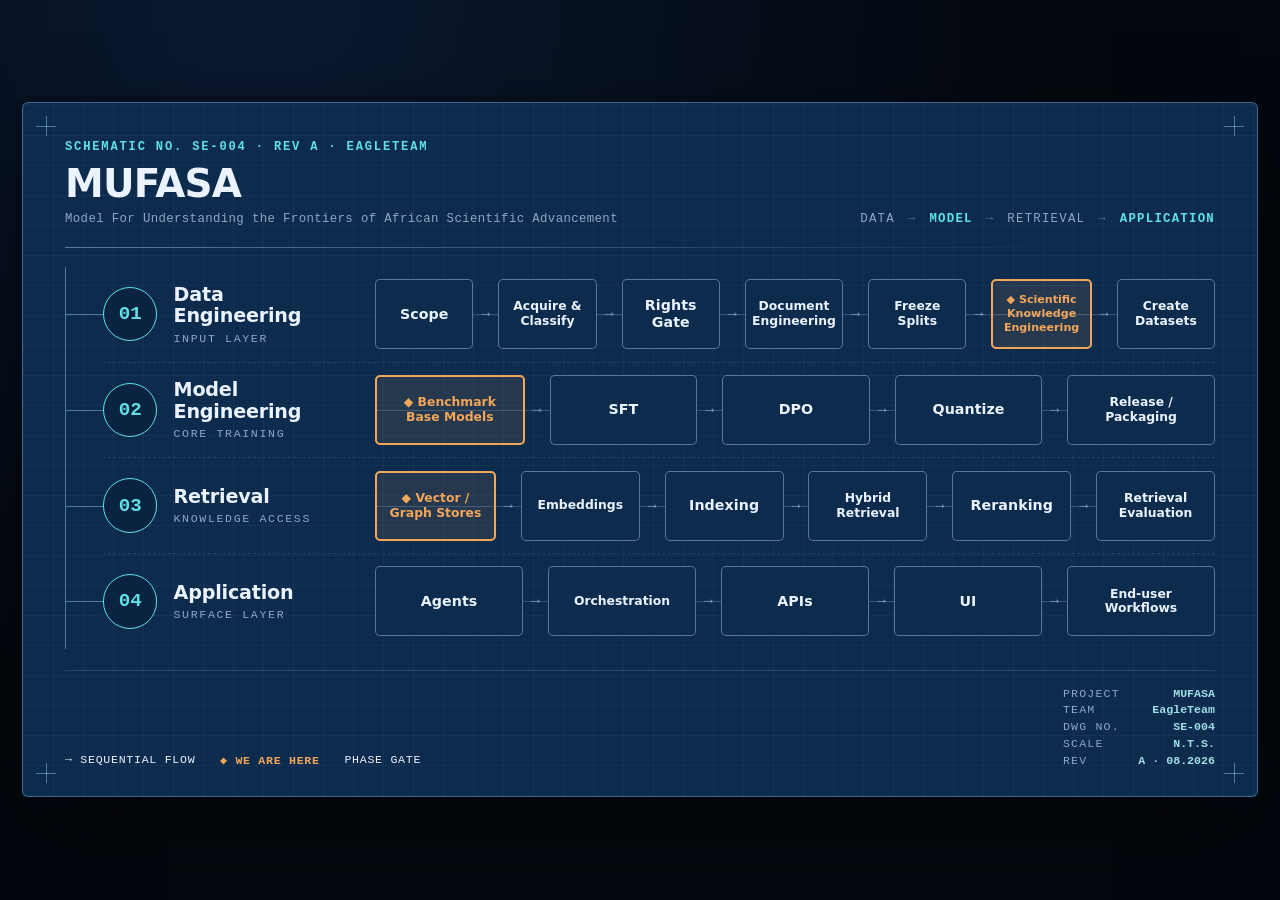
<file: slides/scientific-ai-pipeline-infographic.html>
<!DOCTYPE html>
<html lang="en">
<head>
<meta charset="UTF-8">
<title>MUFASA — Scientific AI Pipeline Schematic</title>
<meta name="viewport" content="width=device-width, initial-scale=1">
<style>
  :root{
    --bg:#03070d;
    --panel:#0d2b4d;
    --panel-2:#0a2340;
    --grid-line: rgba(122,178,224,0.06);
    --line: rgba(140,190,230,0.28);
    --line-strong: rgba(150,200,240,0.5);
    --cyan:#5FE1E6;
    --cyan-soft:#9fdfe6;
    --amber:#F2A65A;
    --paper:#EAF3FF;
    --muted:#8DA6C4;
    --sans:'Segoe UI',system-ui,-apple-system,Roboto,sans-serif;
    --mono:ui-monospace,'SF Mono',Menlo,Consolas,'Liberation Mono',monospace;
  }

  *{box-sizing:border-box;}
  html,body{margin:0;padding:0;}
  body{
    background:
      radial-gradient(ellipse at 20% 0%, #0a1830 0%, transparent 55%),
      var(--bg);
    min-height:100vh;
    display:flex;
    align-items:center;
    justify-content:center;
    padding:22px;
    font-family:var(--mono);
  }

  .stage-outer{
    width:min(100vw - 44px, 177.78vh - 44px, 1560px);
    container-type: inline-size;
  }

  .slide{
    position:relative;
    aspect-ratio:16/9;
    width:100%;
    background:var(--panel);
    border:1px solid rgba(150,200,240,0.35);
    border-radius:6px;
    box-shadow:
      0 30px 80px -20px rgba(0,0,0,0.7),
      0 0 0 6px rgba(4,10,20,0.4);
    overflow:hidden;
    display:flex;
    flex-direction:column;
    padding: 3cqi 3.4cqi 2.4cqi 3.4cqi;
    background-image:
      repeating-linear-gradient(0deg, var(--grid-line) 0px, var(--grid-line) 1px, transparent 1px, transparent 30px),
      repeating-linear-gradient(90deg, var(--grid-line) 0px, var(--grid-line) 1px, transparent 1px, transparent 30px);
  }

  /* corner registration marks */
  .corner{position:absolute; width:20px; height:20px; z-index:5;}
  .corner::before,.corner::after{content:'';position:absolute;background:var(--line-strong);}
  .corner::before{width:100%;height:1px;top:50%;left:0;}
  .corner::after{width:1px;height:100%;left:50%;top:0;}
  .tl{top:13px;left:13px;} .tr{top:13px;right:13px;} .bl{bottom:13px;left:13px;} .br{bottom:13px;right:13px;}

  /* ---------- header ---------- */
  .head{
    display:flex;
    justify-content:space-between;
    align-items:flex-end;
    gap:2cqi;
    flex:0 0 auto;
  }
  .eyebrow{
    font-size:0.98cqi;
    letter-spacing:0.15em;
    color:var(--cyan);
    text-transform:uppercase;
    margin-bottom:0.8cqi;
    font-weight:600;
  }
  h1{
    margin:0;
    font-family:var(--sans);
    font-weight:700;
    font-size:3.15cqi;
    line-height:1.02;
    color:var(--paper);
    letter-spacing:-0.02em;
  }
  .subtitle{
    font-size:1.0cqi;
    letter-spacing:0.03em;
    color:var(--muted);
    margin-top:0.7cqi;
  }
  .flow-summary{
    font-size:1.0cqi;
    letter-spacing:0.1em;
    color:var(--muted);
    text-transform:uppercase;
    text-align:right;
    white-space:nowrap;
  }
  .flow-summary b{color:var(--cyan); font-weight:700;}
  .flow-summary .sep{color:var(--line-strong); margin:0 0.35em;}

  .hairline{
    height:1px;
    background:linear-gradient(90deg, var(--line-strong), transparent 88%);
    margin: 1.7cqi 0 0.6cqi 0;
    flex:0 0 auto;
  }

  /* ---------- body / rail ---------- */
  .body{
    flex:1 1 auto;
    min-height:0;
    display:flex;
    flex-direction:column;
    justify-content:space-between;
    padding-left:3cqi;
    border-left:1px solid var(--line-strong);
    margin-top:0.9cqi;
  }

  .phase-row{
    display:flex;
    align-items:stretch;
    gap:2cqi;
    flex:1 1 0;
    min-height:0;
    padding:1cqi 0;
  }
  .phase-row + .phase-row{ border-top:1px dashed rgba(140,190,230,0.16); }

  .phase-label{
    flex:0 0 20cqi;
    display:flex;
    align-items:center;
    gap:1.3cqi;
    position:relative;
  }
  .phase-label::before{
    content:'';
    position:absolute;
    left:-3cqi;
    top:50%;
    width:3cqi;
    height:1px;
    background:var(--line-strong);
  }
  .badge{
    flex:0 0 4.4cqi;
    width:4.4cqi;
    height:4.4cqi;
    border-radius:50%;
    border:1.5px solid var(--cyan);
    background:var(--panel-2);
    display:flex;
    align-items:center;
    justify-content:center;
    font-weight:700;
    font-size:1.55cqi;
    color:var(--cyan);
  }
  .phase-text{display:flex; flex-direction:column; gap:0.4cqi; min-width:0;}
  .phase-title{
    font-family:var(--sans);
    font-weight:700;
    font-size:1.55cqi;
    color:var(--paper);
    line-height:1.12;
    letter-spacing:-0.01em;
  }
  .phase-caption{
    font-size:0.94cqi;
    letter-spacing:0.14em;
    color:var(--muted);
    text-transform:uppercase;
  }

  .stage-row{
    flex:1 1 auto;
    min-width:0;
    display:flex;
    align-items:stretch;      /* every chip in a row shares the tallest height */
    gap:0.6cqi;
    position:relative;
  }
  .stage-row::before{
    content:'';
    position:absolute;
    left:0; right:0; top:50%;
    height:1px;
    background:var(--line);
    z-index:0;
  }
  .chip{
    position:relative;
    z-index:1;
    flex:1 1 0;
    min-width:0;
    min-height:5cqi;
    display:flex;
    align-items:center;
    justify-content:center;
    background:var(--panel);
    border:1px solid var(--line-strong);
    border-radius:5px;
    padding:0.7cqi 0.6cqi;
    font-family:var(--sans);
    font-size:1.15cqi;
    font-weight:600;
    line-height:1.2;
    color:var(--paper);
    text-align:center;
    letter-spacing:0.005em;
    text-wrap:balance;
    overflow-wrap:break-word;   /* safety net: a long word breaks, never protrudes */
    transition:border-color 0.15s ease, box-shadow 0.15s ease;
  }
  /* Longer labels step down so they wrap to fewer lines and the box keeps
     its proportions. Two steps is enough — a third would read as a mistake. */
  .chip.sm{font-size:1.0cqi; letter-spacing:0;}
  .chip.xs{font-size:0.9cqi; letter-spacing:0; line-height:1.25;}
  .chip.highlight{
    border-color:var(--amber);
    border-width:2px;
    background:rgba(242,166,90,0.10);
    color:var(--amber);
    font-weight:700;
    animation: pulse-glow 2.6s ease-in-out infinite;
  }
  @keyframes pulse-glow{
    0%, 100% { box-shadow:0 0 12px rgba(242,166,90,0.22); }
    50% { box-shadow:0 0 26px rgba(242,166,90,0.55); }
  }
  @media (prefers-reduced-motion: reduce){
    .chip.highlight{ animation:none; box-shadow:0 0 16px rgba(242,166,90,0.3); }
  }
  .arrow{
    flex:0 0 auto;
    align-self:center;        /* the row stretches; the arrow should not */
    z-index:1;
    color:var(--muted);
    font-size:1.2cqi;
    padding:0 0.05cqi;
  }

  /* ---------- footer ---------- */
  .foot{
    flex:0 0 auto;
    display:flex;
    justify-content:space-between;
    align-items:flex-end;
    margin-top:1.7cqi;
    padding-top:1.3cqi;
    border-top:1px solid rgba(140,190,230,0.2);
    gap:2cqi;
  }
  .legend{
    font-size:0.94cqi;
    color:var(--muted);
    letter-spacing:0.06em;
    text-transform:uppercase;
    display:flex;
    gap:2cqi;
    flex-wrap:wrap;
  }
  .legend span{color:var(--paper);}
  .legend .amber-dot{color:var(--amber); font-weight:600;}

  .title-block{
    display:grid;
    grid-template-columns:auto auto;
    column-gap:1.5cqi;
    row-gap:0.3cqi;
    font-size:0.94cqi;
    white-space:nowrap;
  }
  .title-block span{color:var(--muted); letter-spacing:0.1em; text-transform:uppercase;}
  .title-block b{color:var(--cyan-soft); font-weight:700; text-align:right;}

  /* ---------- small-screen fallback ---------- */
  @media (max-width:820px){
    .stage-outer{width:100%;}
    .slide{aspect-ratio:auto; padding:24px;}
    .head{flex-direction:column; align-items:flex-start; gap:12px;}
    .flow-summary{text-align:left;}
    .body{padding-left:0; border-left:0;}
    .phase-row{flex-direction:column; align-items:flex-start; gap:12px;}
    .phase-label{flex:0 0 auto;}
    .phase-label::before{display:none;}
    .stage-row{flex-wrap:wrap;}
    .stage-row::before{display:none;}
    .chip{flex:0 0 46%;}
    .foot{flex-direction:column; align-items:flex-start; gap:14px;}
  }
</style>
</head>
<body>

<div class="stage-outer">
  <div class="slide">
    <div class="corner tl"></div><div class="corner tr"></div>
    <div class="corner bl"></div><div class="corner br"></div>

    <div class="head">
      <div>
        <div class="eyebrow">Schematic No. SE-004 · Rev A · EagleTeam</div>
        <h1>MUFASA</h1>
        <div class="subtitle">Model For Understanding the Frontiers of African Scientific Advancement</div>
      </div>
      <div class="flow-summary">
        DATA <span class="sep">→</span> <b>MODEL</b> <span class="sep">→</span> RETRIEVAL <span class="sep">→</span> <b>APPLICATION</b>
      </div>
    </div>

    <div class="hairline"></div>

    <div class="body">

      <div class="phase-row">
        <div class="phase-label">
          <div class="badge">01</div>
          <div class="phase-text">
            <div class="phase-title">Data Engineering</div>
            <div class="phase-caption">Input Layer</div>
          </div>
        </div>
        <div class="stage-row">
          <div class="chip">Scope</div><span class="arrow">→</span>
          <div class="chip sm">Acquire &amp; Classify</div><span class="arrow">→</span>
          <div class="chip">Rights Gate</div><span class="arrow">→</span>
          <div class="chip sm">Document Engineering</div><span class="arrow">→</span>
          <div class="chip sm">Freeze Splits</div><span class="arrow">→</span>
          <div class="chip highlight xs">◆ Scientific Knowledge Engineering</div><span class="arrow">→</span>
          <div class="chip sm">Create Datasets</div>
        </div>
      </div>

      <div class="phase-row">
        <div class="phase-label">
          <div class="badge">02</div>
          <div class="phase-text">
            <div class="phase-title">Model Engineering</div>
            <div class="phase-caption">Core Training</div>
          </div>
        </div>
        <div class="stage-row">
          <div class="chip highlight sm">◆ Benchmark Base Models</div><span class="arrow">→</span>
          <div class="chip">SFT</div><span class="arrow">→</span>
          <div class="chip">DPO</div><span class="arrow">→</span>
          <div class="chip">Quantize</div><span class="arrow">→</span>
          <div class="chip sm">Release / Packaging</div>
        </div>
      </div>

      <div class="phase-row">
        <div class="phase-label">
          <div class="badge">03</div>
          <div class="phase-text">
            <div class="phase-title">Retrieval</div>
            <div class="phase-caption">Knowledge Access</div>
          </div>
        </div>
        <div class="stage-row">
          <div class="chip highlight sm">◆ Vector / Graph Stores</div><span class="arrow">→</span>
          <div class="chip sm">Embeddings</div><span class="arrow">→</span>
          <div class="chip">Indexing</div><span class="arrow">→</span>
          <div class="chip sm">Hybrid Retrieval</div><span class="arrow">→</span>
          <div class="chip">Reranking</div><span class="arrow">→</span>
          <div class="chip sm">Retrieval Evaluation</div>
        </div>
      </div>

      <div class="phase-row">
        <div class="phase-label">
          <div class="badge">04</div>
          <div class="phase-text">
            <div class="phase-title">Application</div>
            <div class="phase-caption">Surface Layer</div>
          </div>
        </div>
        <div class="stage-row">
          <div class="chip">Agents</div><span class="arrow">→</span>
          <div class="chip sm">Orchestration</div><span class="arrow">→</span>
          <div class="chip">APIs</div><span class="arrow">→</span>
          <div class="chip">UI</div><span class="arrow">→</span>
          <div class="chip sm">End-user Workflows</div>
        </div>
      </div>

    </div>

    <div class="foot">
      <div class="legend">
        <span>→ Sequential flow</span>
        <span class="amber-dot">◆ We are here</span>
        <span>Phase gate</span>
      </div>
      <div class="title-block">
        <span>Project</span><b>MUFASA</b>
        <span>Team</span><b>EagleTeam</b>
        <span>Dwg No.</span><b>SE-004</b>
        <span>Scale</span><b>N.T.S.</b>
        <span>Rev</span><b>A · 08.2026</b>
      </div>
    </div>

  </div>
</div>

</body>
</html>
</file>
